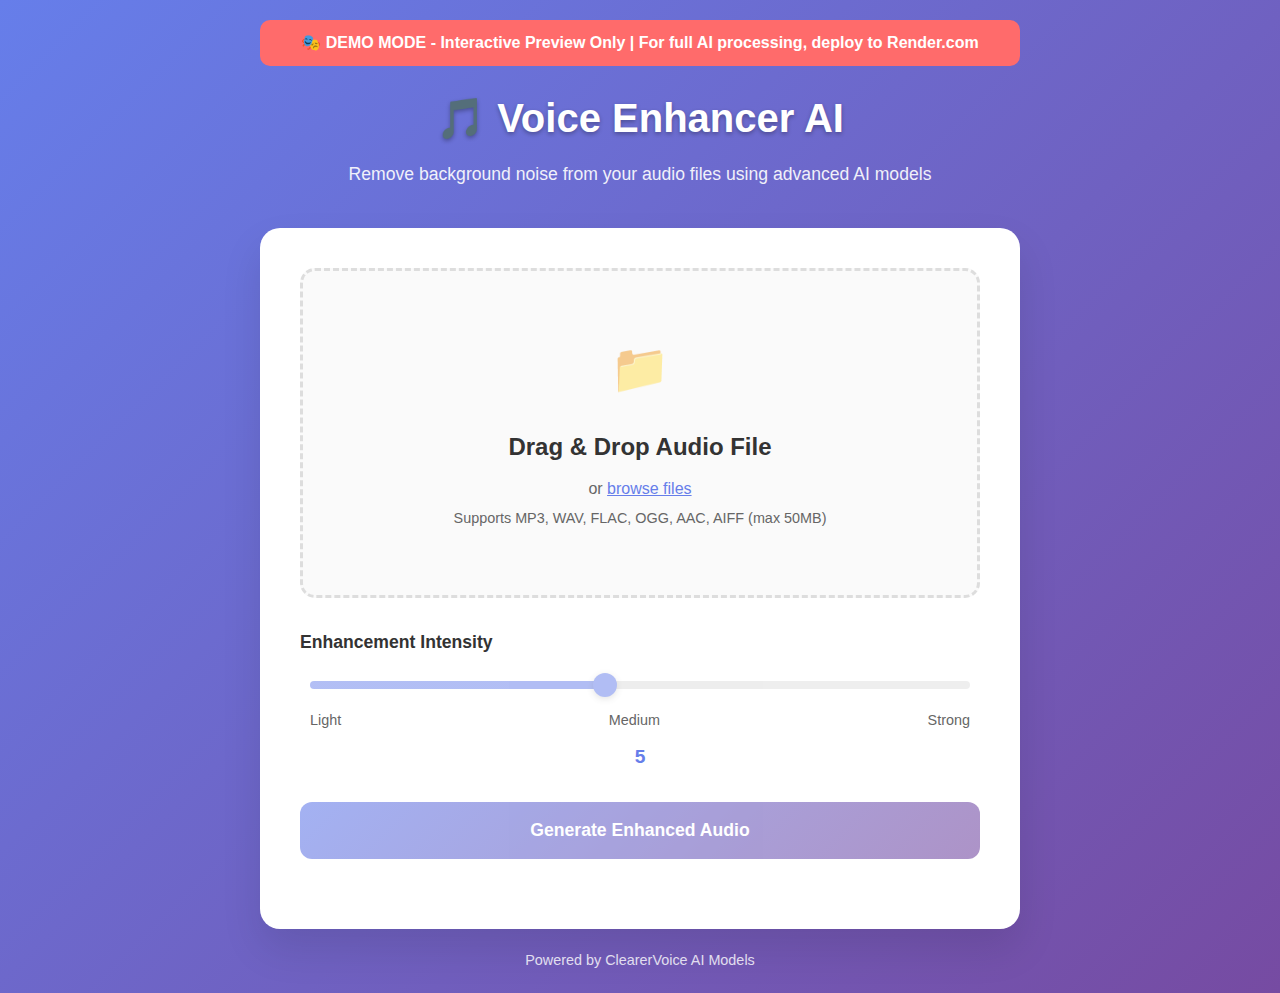
<file: index.html>
<!DOCTYPE html>
<html lang="en">
<head>
    <meta charset="UTF-8">
    <meta name="viewport" content="width=device-width, initial-scale=1.0">
    <title>Voice Enhancer AI</title>
    <link rel="stylesheet" href="static/css/style.css">
</head>
<body>
    <div class="container">
        <div class="demo-banner" style="background: #ff6b6b; color: white; padding: 10px; text-align: center; border-radius: 10px; margin-bottom: 20px; font-weight: bold;">
            🎭 DEMO MODE - Interactive Preview Only | For full AI processing, deploy to Render.com
        </div>
        
        <header>
            <h1>🎵 Voice Enhancer AI</h1>
            <p>Remove background noise from your audio files using advanced AI models</p>
        </header>

        <main>
            <div class="upload-section">
                <div class="upload-area" id="uploadArea">
                    <div class="upload-icon">📁</div>
                    <h3>Drag & Drop Audio File</h3>
                    <p>or <span class="browse-link">browse files</span></p>
                    <p class="file-info">Supports MP3, WAV, FLAC, OGG, AAC, AIFF (max 50MB)</p>
                    <input type="file" id="fileInput" accept=".mp3,.wav,.flac,.ogg,.aac,.aiff" hidden>
                </div>
                
                <div class="file-selected" id="fileSelected" style="display: none;">
                    <div class="file-info-display">
                        <span class="file-name" id="fileName"></span>
                        <span class="file-size" id="fileSize"></span>
                    </div>
                    <button class="remove-file" id="removeFile">✕</button>
                </div>
            </div>

            <div class="controls-section">
                <div class="intensity-control">
                    <label for="intensity">Enhancement Intensity</label>
                    <div class="slider-container">
                        <input type="range" id="intensity" min="1" max="10" value="5" disabled>
                        <div class="slider-labels">
                            <span>Light</span>
                            <span>Medium</span>
                            <span>Strong</span>
                        </div>
                        <div class="slider-value">
                            <span id="intensityValue">5</span>
                        </div>
                    </div>
                </div>

                <button class="process-btn" id="processBtn" disabled>
                    <span class="btn-text">Generate Enhanced Audio</span>
                    <span class="btn-loading" style="display: none;">Processing...</span>
                </button>
            </div>

            <div class="results-section" id="resultsSection" style="display: none;">
                <h3>Audio Comparison</h3>
                
                <div class="audio-comparison">
                    <div class="audio-player">
                        <h4>Original Audio</h4>
                        <audio controls id="originalAudio">
                            Your browser does not support the audio element.
                        </audio>
                    </div>
                    
                    <div class="audio-player">
                        <h4>Enhanced Audio</h4>
                        <audio controls id="enhancedAudio">
                            Your browser does not support the audio element.
                        </audio>
                        <button class="download-btn" id="downloadBtn">
                            📥 Download Enhanced Audio
                        </button>
                    </div>
                </div>
            </div>
        </main>

        <footer>
            <p>Powered by ClearerVoice AI Models</p>
        </footer>
    </div>

    <script src="static/js/app.js"></script>
</body>
</html>
</file>
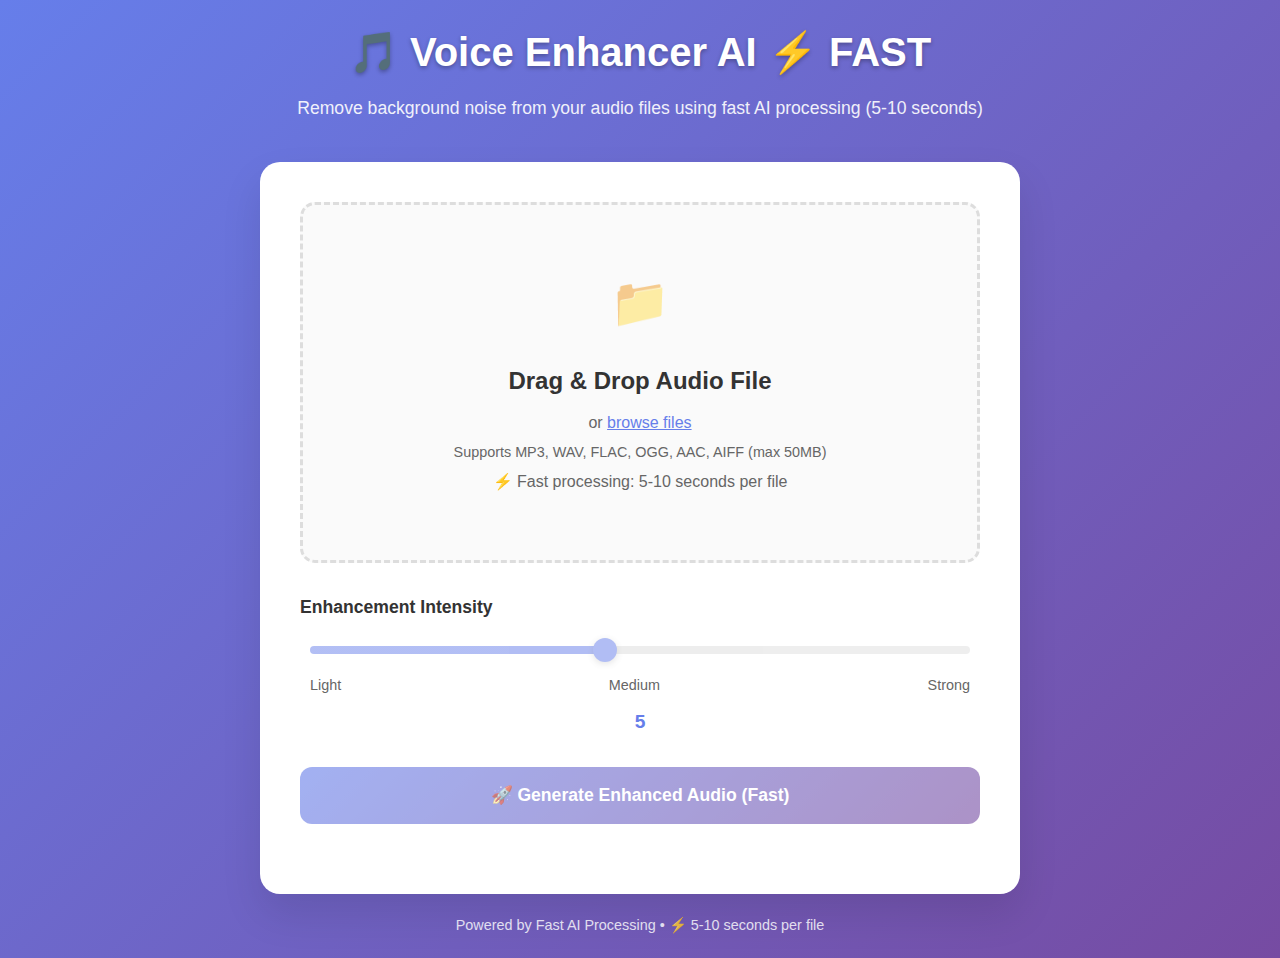
<file: frontend/index.html>
<!DOCTYPE html>
<html lang="en">
<head>
    <meta charset="UTF-8">
    <meta name="viewport" content="width=device-width, initial-scale=1.0">
    <title>Voice Enhancer AI - Fast Processing</title>
    <link rel="stylesheet" href="/static/css/style.css">
</head>
<body>
    <div class="container">
        <header>
            <h1>🎵 Voice Enhancer AI <span class="speed-indicator">⚡ FAST</span></h1>
            <p>Remove background noise from your audio files using fast AI processing (5-10 seconds)</p>
        </header>

        <main>
            <div class="upload-section">
                <div class="upload-area" id="uploadArea">
                    <div class="upload-icon">📁</div>
                    <h3>Drag & Drop Audio File</h3>
                    <p>or <span class="browse-link">browse files</span></p>
                    <p class="file-info">Supports MP3, WAV, FLAC, OGG, AAC, AIFF (max 50MB)</p>
                    <p class="speed-info">⚡ Fast processing: 5-10 seconds per file</p>
                    <input type="file" id="fileInput" accept=".mp3,.wav,.flac,.ogg,.aac,.aiff" hidden>
                </div>
                
                <div class="file-selected" id="fileSelected" style="display: none;">
                    <div class="file-info-display">
                        <span class="file-name" id="fileName"></span>
                        <span class="file-size" id="fileSize"></span>
                    </div>
                    <button class="remove-file" id="removeFile">✕</button>
                </div>
            </div>

            <div class="controls-section">
                <div class="intensity-control">
                    <label for="intensity">Enhancement Intensity</label>
                    <div class="slider-container">
                        <input type="range" id="intensity" min="1" max="10" value="5" disabled>
                        <div class="slider-labels">
                            <span>Light</span>
                            <span>Medium</span>
                            <span>Strong</span>
                        </div>
                        <div class="slider-value">
                            <span id="intensityValue">5</span>
                        </div>
                    </div>
                </div>

                <button class="process-btn" id="processBtn" disabled>
                    <span class="btn-text">🚀 Generate Enhanced Audio (Fast)</span>
                    <span class="btn-loading" style="display: none;">Processing...</span>
                </button>
            </div>

            <!-- Progress section will be inserted here by JavaScript -->

            <div class="results-section" id="resultsSection" style="display: none;">
                <h3>Audio Comparison</h3>
                
                <div class="audio-comparison">
                    <div class="audio-player">
                        <h4>Original Audio</h4>
                        <audio controls id="originalAudio">
                            Your browser does not support the audio element.
                        </audio>
                    </div>
                    
                    <div class="audio-player">
                        <h4>Enhanced Audio</h4>
                        <audio controls id="enhancedAudio">
                            Your browser does not support the audio element.
                        </audio>
                        <button class="download-btn" id="downloadBtn">
                            📥 Download Enhanced Audio
                        </button>
                    </div>
                </div>
            </div>
        </main>

        <footer>
            <p>Powered by Fast AI Processing • ⚡ 5-10 seconds per file</p>
        </footer>
    </div>

    <script src="/static/js/app.js"></script>
</body>
</html>
</file>
<file: static/css/style.css>
/* Reset and base styles */
* {
    margin: 0;
    padding: 0;
    box-sizing: border-box;
}

body {
    font-family: -apple-system, BlinkMacSystemFont, 'Segoe UI', Roboto, Oxygen, Ubuntu, Cantarell, sans-serif;
    line-height: 1.6;
    color: #333;
    background: linear-gradient(135deg, #667eea 0%, #764ba2 100%);
    min-height: 100vh;
}

.container {
    max-width: 800px;
    margin: 0 auto;
    padding: 20px;
    min-height: 100vh;
    display: flex;
    flex-direction: column;
}

/* Header */
header {
    text-align: center;
    margin-bottom: 40px;
    color: white;
}

header h1 {
    font-size: 2.5rem;
    font-weight: 700;
    margin-bottom: 10px;
    text-shadow: 0 2px 4px rgba(0,0,0,0.3);
}

header p {
    font-size: 1.1rem;
    opacity: 0.9;
    font-weight: 300;
}

/* Main content */
main {
    flex: 1;
    background: white;
    border-radius: 20px;
    padding: 40px;
    box-shadow: 0 20px 40px rgba(0,0,0,0.1);
    margin-bottom: 20px;
}

/* Upload section */
.upload-section {
    margin-bottom: 30px;
}

.upload-area {
    border: 3px dashed #ddd;
    border-radius: 15px;
    padding: 60px 20px;
    text-align: center;
    cursor: pointer;
    transition: all 0.3s ease;
    background: #fafafa;
}

.upload-area:hover {
    border-color: #667eea;
    background: #f0f4ff;
}

.upload-area.dragover {
    border-color: #667eea;
    background: #e8f2ff;
    transform: scale(1.02);
}

.upload-icon {
    font-size: 3rem;
    margin-bottom: 20px;
    opacity: 0.6;
}

.upload-area h3 {
    font-size: 1.5rem;
    margin-bottom: 10px;
    color: #333;
}

.upload-area p {
    color: #666;
    margin-bottom: 5px;
}

.browse-link {
    color: #667eea;
    text-decoration: underline;
    cursor: pointer;
}

.file-info {
    font-size: 0.9rem;
    color: #888;
}

.file-selected {
    display: flex;
    align-items: center;
    justify-content: space-between;
    background: #f8f9fa;
    border: 2px solid #e9ecef;
    border-radius: 10px;
    padding: 20px;
    margin-top: 20px;
}

.file-info-display {
    display: flex;
    flex-direction: column;
}

.file-name {
    font-weight: 600;
    color: #333;
    margin-bottom: 5px;
}

.file-size {
    font-size: 0.9rem;
    color: #666;
}

.remove-file {
    background: #dc3545;
    color: white;
    border: none;
    border-radius: 50%;
    width: 30px;
    height: 30px;
    cursor: pointer;
    font-size: 1rem;
    display: flex;
    align-items: center;
    justify-content: center;
    transition: background 0.3s ease;
}

.remove-file:hover {
    background: #c82333;
}

/* Controls section */
.controls-section {
    margin-bottom: 30px;
}

.intensity-control {
    margin-bottom: 30px;
}

.intensity-control label {
    display: block;
    font-weight: 600;
    margin-bottom: 15px;
    color: #333;
    font-size: 1.1rem;
}

.slider-container {
    position: relative;
    padding: 0 10px;
}

.slider-container input[type="range"] {
    width: 100%;
    height: 8px;
    border-radius: 4px;
    background: #ddd;
    outline: none;
    -webkit-appearance: none;
    appearance: none;
    cursor: pointer;
    margin-bottom: 20px;
}

.slider-container input[type="range"]::-webkit-slider-thumb {
    -webkit-appearance: none;
    appearance: none;
    width: 24px;
    height: 24px;
    border-radius: 50%;
    background: #667eea;
    cursor: pointer;
    box-shadow: 0 2px 6px rgba(0,0,0,0.2);
    transition: all 0.3s ease;
}

.slider-container input[type="range"]::-webkit-slider-thumb:hover {
    background: #5a6fd8;
    transform: scale(1.1);
}

.slider-container input[type="range"]::-moz-range-thumb {
    width: 24px;
    height: 24px;
    border-radius: 50%;
    background: #667eea;
    cursor: pointer;
    border: none;
    box-shadow: 0 2px 6px rgba(0,0,0,0.2);
    transition: all 0.3s ease;
}

.slider-container input[type="range"]:disabled {
    opacity: 0.5;
    cursor: not-allowed;
}

.slider-container input[type="range"]:disabled::-webkit-slider-thumb {
    cursor: not-allowed;
}

.slider-labels {
    display: flex;
    justify-content: space-between;
    font-size: 0.9rem;
    color: #666;
    margin-bottom: 10px;
}

.slider-value {
    text-align: center;
    font-weight: 600;
    color: #667eea;
    font-size: 1.2rem;
}

.process-btn {
    width: 100%;
    background: linear-gradient(135deg, #667eea 0%, #764ba2 100%);
    color: white;
    border: none;
    border-radius: 12px;
    padding: 18px 30px;
    font-size: 1.1rem;
    font-weight: 600;
    cursor: pointer;
    transition: all 0.3s ease;
    position: relative;
    overflow: hidden;
}

.process-btn:hover:not(:disabled) {
    transform: translateY(-2px);
    box-shadow: 0 8px 25px rgba(102, 126, 234, 0.4);
}

.process-btn:disabled {
    opacity: 0.6;
    cursor: not-allowed;
    transform: none;
}

.btn-loading {
    display: flex;
    align-items: center;
    justify-content: center;
}

.btn-loading::after {
    content: '';
    width: 20px;
    height: 20px;
    border: 2px solid transparent;
    border-top: 2px solid white;
    border-radius: 50%;
    animation: spin 1s linear infinite;
    margin-left: 10px;
}

@keyframes spin {
    0% { transform: rotate(0deg); }
    100% { transform: rotate(360deg); }
}

/* Results section */
.results-section {
    margin-top: 40px;
    padding-top: 30px;
    border-top: 2px solid #f0f0f0;
}

.results-section h3 {
    text-align: center;
    margin-bottom: 30px;
    color: #333;
    font-size: 1.5rem;
}

.audio-comparison {
    display: grid;
    grid-template-columns: 1fr 1fr;
    gap: 30px;
    margin-bottom: 20px;
}

.audio-player {
    text-align: center;
    padding: 20px;
    background: #f8f9fa;
    border-radius: 12px;
    border: 1px solid #e9ecef;
}

.audio-player h4 {
    margin-bottom: 15px;
    color: #333;
    font-size: 1.1rem;
}

.audio-player audio {
    width: 100%;
    margin-bottom: 15px;
}

.download-btn {
    background: #28a745;
    color: white;
    border: none;
    border-radius: 8px;
    padding: 12px 20px;
    font-size: 1rem;
    font-weight: 600;
    cursor: pointer;
    transition: all 0.3s ease;
    display: inline-flex;
    align-items: center;
    gap: 8px;
}

.download-btn:hover {
    background: #218838;
    transform: translateY(-1px);
}

/* Footer */
footer {
    text-align: center;
    color: white;
    opacity: 0.8;
    font-size: 0.9rem;
}

/* Responsive design */
@media (max-width: 768px) {
    .container {
        padding: 15px;
    }
    
    header h1 {
        font-size: 2rem;
    }
    
    main {
        padding: 25px;
    }
    
    .audio-comparison {
        grid-template-columns: 1fr;
        gap: 20px;
    }
    
    .upload-area {
        padding: 40px 15px;
    }
    
    .upload-area h3 {
        font-size: 1.3rem;
    }
}

@media (max-width: 480px) {
    header h1 {
        font-size: 1.8rem;
    }
    
    main {
        padding: 20px;
    }
    
    .upload-area {
        padding: 30px 10px;
    }
    
    .process-btn {
        padding: 15px 20px;
        font-size: 1rem;
    }
}
/* Progress Section Styles */
.progress-section {
    margin: 30px 0;
    padding: 30px;
    background: #f8f9fa;
    border-radius: 15px;
    border: 2px solid #e9ecef;
}

.progress-container h3 {
    text-align: center;
    margin-bottom: 20px;
    color: #333;
    font-size: 1.3rem;
}

.progress-bar {
    width: 100%;
    height: 20px;
    background: #e9ecef;
    border-radius: 10px;
    overflow: hidden;
    margin-bottom: 15px;
    box-shadow: inset 0 2px 4px rgba(0,0,0,0.1);
}

.progress-fill {
    height: 100%;
    background: linear-gradient(90deg, #667eea 0%, #764ba2 100%);
    border-radius: 10px;
    transition: width 0.5s ease;
    position: relative;
    overflow: hidden;
}

.progress-fill::after {
    content: '';
    position: absolute;
    top: 0;
    left: 0;
    bottom: 0;
    right: 0;
    background-image: linear-gradient(
        -45deg,
        rgba(255, 255, 255, 0.2) 25%,
        transparent 25%,
        transparent 50%,
        rgba(255, 255, 255, 0.2) 50%,
        rgba(255, 255, 255, 0.2) 75%,
        transparent 75%,
        transparent
    );
    background-size: 50px 50px;
    animation: move 2s linear infinite;
}

@keyframes move {
    0% {
        background-position: 0 0;
    }
    100% {
        background-position: 50px 50px;
    }
}

.progress-text {
    text-align: center;
    font-weight: 600;
    color: #495057;
    margin-bottom: 10px;
    font-size: 1.1rem;
}

.progress-stage {
    text-align: center;
    color: #6c757d;
    margin-bottom: 5px;
    font-size: 0.9rem;
}

.progress-time {
    text-align: center;
    color: #6c757d;
    font-size: 0.9rem;
    font-family: monospace;
}

/* Progress responsive adjustments */
@media (max-width: 768px) {
    .progress-section {
        padding: 20px;
        margin: 20px 0;
    }
    
    .progress-container h3 {
        font-size: 1.1rem;
    }
    
    .progress-text {
        font-size: 1rem;
    }
}
</file>
